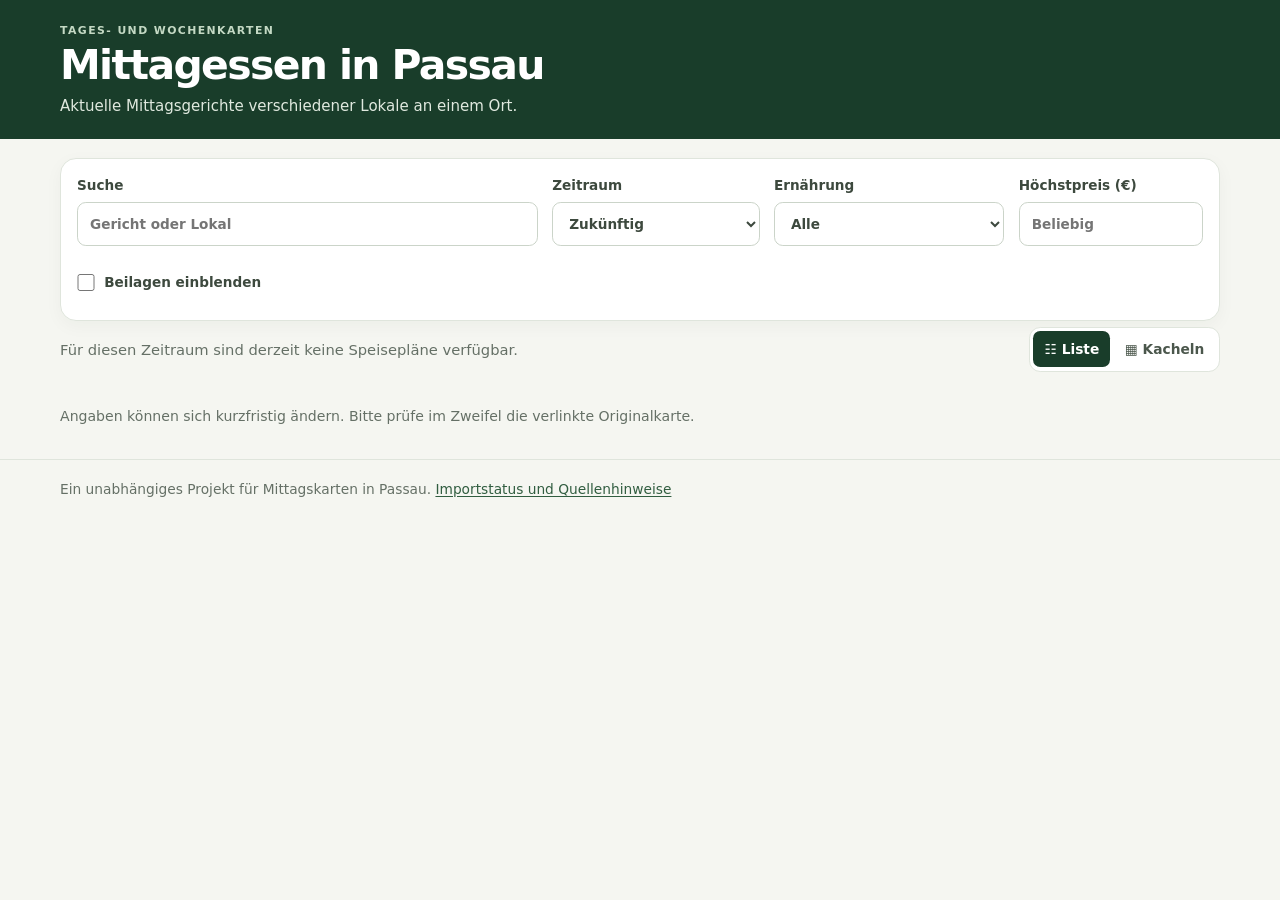
<file: frontend/index.html>
<!doctype html>
<html lang="de">
<head>
  <meta charset="utf-8">
  <meta name="viewport" content="width=device-width, initial-scale=1">
  <meta name="description" content="Tages- und Wochenkarten in Passau auf einen Blick.">
  <title>Mittagessen in Passau</title>
  <link rel="stylesheet" href="./styles.css">
  <script src="./app.js" defer></script>
</head>
<body>
  <header class="hero"><div class="container">
    <p class="eyebrow">Tages- und Wochenkarten</p>
    <h1>Mittagessen in Passau</h1>
    <p>Aktuelle Mittagsgerichte verschiedener Lokale an einem Ort.</p>
  </div></header>
  <main class="container">
    <section class="filters" aria-label="Gerichte filtern">
      <label>Suche<input id="search" type="search" placeholder="Gericht oder Lokal"></label>
      <label>Zeitraum<select id="day"><option value="today">Heute</option><option value="week">Diese Woche</option><option value="future" selected>Zukünftig</option><option value="all">Alle</option></select></label>
      <label>Ernährung<select id="diet"><option value="all">Alle</option><option value="vegetarian">Vegetarisch</option><option value="vegan">Vegan</option></select></label>
      <label>Höchstpreis (€)<input id="max-price" type="number" min="0" step="0.50" placeholder="Beliebig"></label>
      <label class="checkbox-label"><input id="show-sides" type="checkbox"> Beilagen einblenden</label>
    </section>
    <div class="results-toolbar">
      <p id="status" role="status">Speisepläne werden geladen …</p>
      <div class="view-toggle" role="group" aria-label="Ansicht">
        <button type="button" data-view="list" class="is-active" aria-pressed="true"><span aria-hidden="true">☷</span> Liste</button>
        <button type="button" data-view="cards" aria-pressed="false"><span aria-hidden="true">▦</span> Kacheln</button>
      </div>
    </div>
    <section id="menu-results" class="menu-grid" aria-live="polite"></section>
    <p class="note">Angaben können sich kurzfristig ändern. Bitte prüfe im Zweifel die verlinkte Originalkarte.</p>
  </main>
  <footer><div class="container">Ein unabhängiges Projekt für Mittagskarten in Passau. <a href="./status.html">Importstatus und Quellenhinweise</a></div></footer>
</body>
</html>
</file>
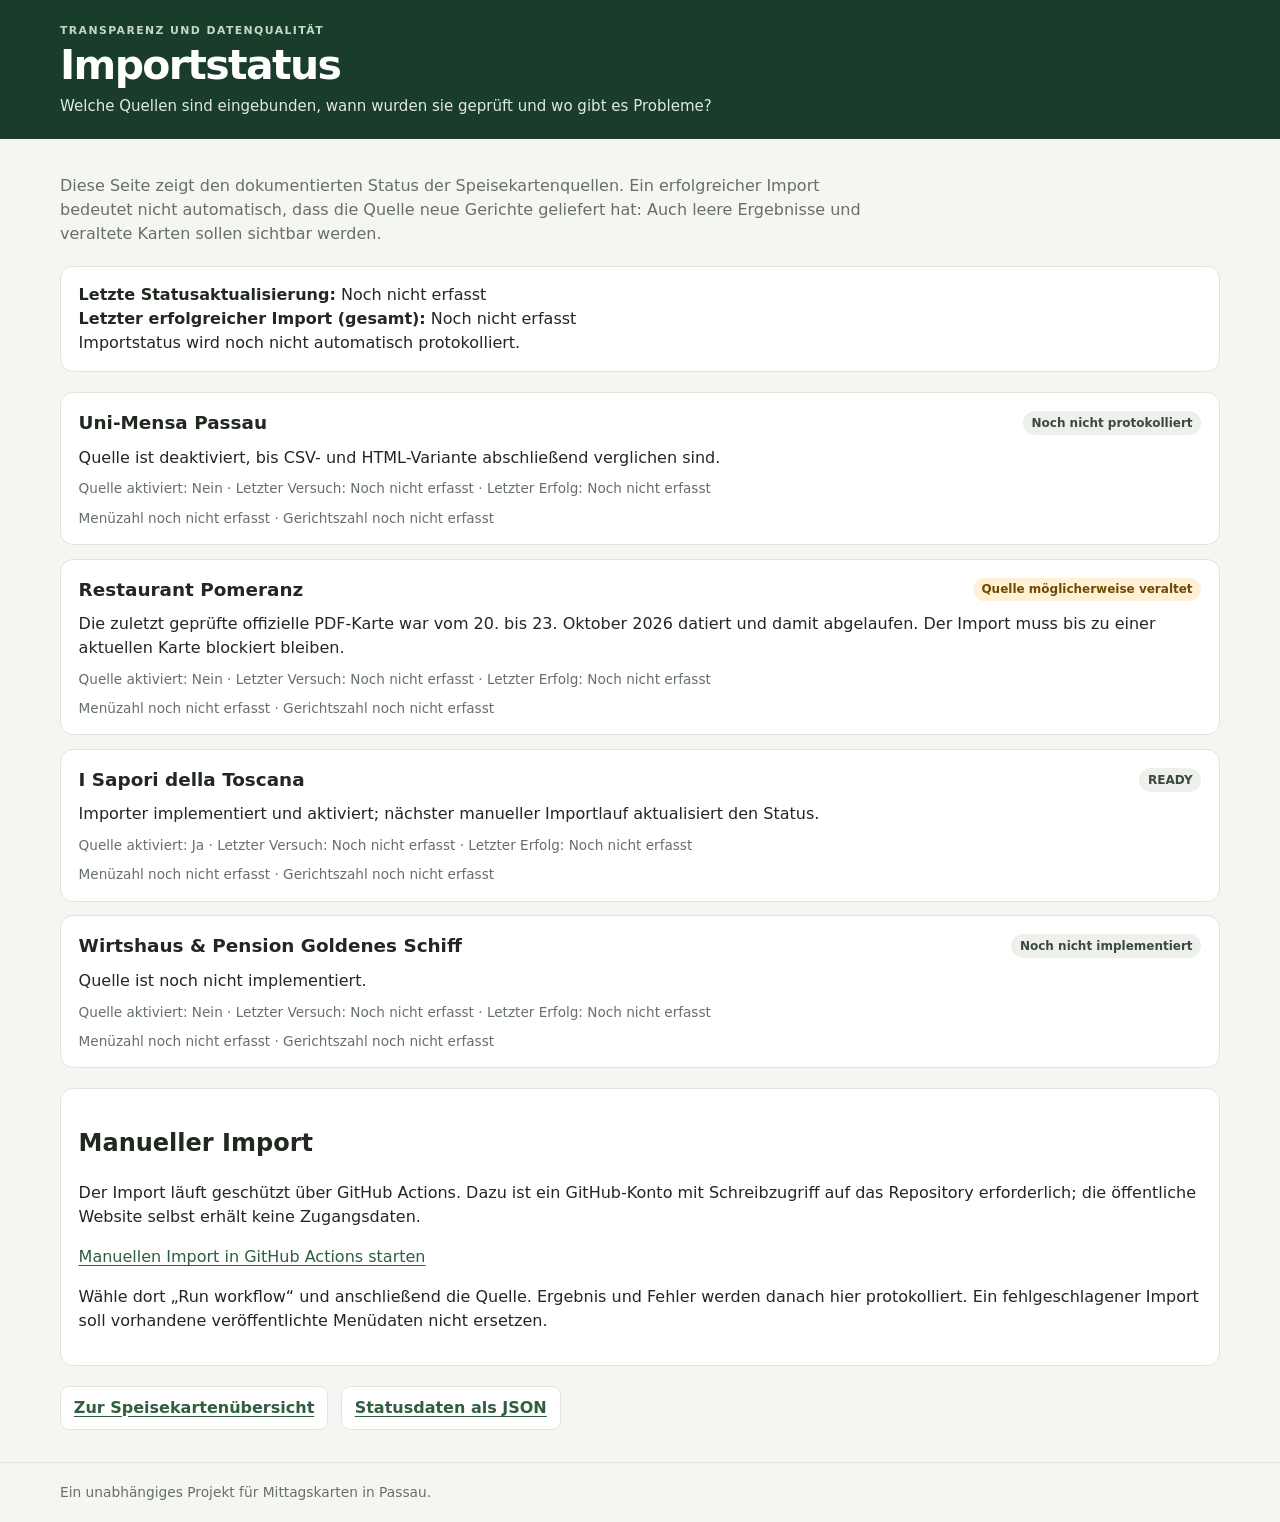
<file: frontend/status.html>
<!doctype html>
<html lang="de">
<head>
  <meta charset="utf-8">
  <meta name="viewport" content="width=device-width, initial-scale=1">
  <meta name="description" content="Status der Speisekarten-Importe und Hinweise zu den Quellen.">
  <title>Importstatus – Mittagessen in Passau</title>
  <link rel="stylesheet" href="./styles.css">
  <style>
    .status-intro { max-width: 52rem; color: var(--muted); }
    .status-summary { margin: 1.25rem 0; padding: 1rem 1.1rem; border: 1px solid var(--border); border-radius: .8rem; background: #fff; }
    .source-list { display: grid; gap: .85rem; }
    .source-status { padding: 1rem 1.1rem; border: 1px solid var(--border); border-radius: .8rem; background: #fff; }
    .source-status h2 { margin: 0; font-size: 1.15rem; }
    .source-topline { display: flex; justify-content: space-between; align-items: center; gap: .8rem; }
    .status-pill { display: inline-block; padding: .18rem .55rem; border-radius: 999px; background: #edf0eb; color: #3d493e; font-size: .75rem; font-weight: 750; }
    .status-pill.warning { background: #fff0d6; color: #704a00; }
    .status-pill.good { background: #e1f1e3; color: #20552d; }
    .source-status p { margin: .55rem 0 0; }
    .source-meta { color: var(--muted); font-size: .85rem; }
    .status-actions { display: flex; flex-wrap: wrap; gap: .8rem; margin-top: 1.2rem; }
    .status-actions a { display: inline-block; padding: .55rem .8rem; border: 1px solid var(--border); border-radius: .55rem; background: #fff; font-weight: 700; }
    @media (max-width: 600px) { .source-topline { align-items: flex-start; flex-direction: column; } }
  </style>
  <script src="./status.js" defer></script>
</head>
<body>
  <header class="hero"><div class="container">
    <p class="eyebrow">Transparenz und Datenqualität</p>
    <h1>Importstatus</h1>
    <p>Welche Quellen sind eingebunden, wann wurden sie geprüft und wo gibt es Probleme?</p>
  </div></header>
  <main class="container">
    <p class="status-intro">Diese Seite zeigt den dokumentierten Status der Speisekartenquellen. Ein erfolgreicher Import bedeutet nicht automatisch, dass die Quelle neue Gerichte geliefert hat: Auch leere Ergebnisse und veraltete Karten sollen sichtbar werden.</p>
    <section id="overall-status" class="status-summary" aria-live="polite">Statusinformationen werden geladen …</section>
    <section id="source-statuses" class="source-list" aria-live="polite"></section>
    <section class="status-summary">
      <h2>Manueller Import</h2>
      <p>Der Import läuft geschützt über GitHub Actions. Dazu ist ein GitHub-Konto mit Schreibzugriff auf das Repository erforderlich; die öffentliche Website selbst erhält keine Zugangsdaten.</p>
      <p><a href="https://github.com/Samiclaus/passau-speisekarten/actions/workflows/manual-menu-import.yml">Manuellen Import in GitHub Actions starten</a></p>
      <p>Wähle dort „Run workflow“ und anschließend die Quelle. Ergebnis und Fehler werden danach hier protokolliert. Ein fehlgeschlagener Import soll vorhandene veröffentlichte Menüdaten nicht ersetzen.</p>
    </section>
    <div class="status-actions"><a href="./index.html">Zur Speisekartenübersicht</a><a href="./import-status.json">Statusdaten als JSON</a></div>
  </main>
  <footer><div class="container">Ein unabhängiges Projekt für Mittagskarten in Passau.</div></footer>
</body>
</html>
</file>
<file: frontend/styles.css>
:root {
  color-scheme: light;
  font-family: Inter, ui-sans-serif, system-ui, -apple-system, BlinkMacSystemFont, "Segoe UI", sans-serif;
  color: #202820;
  background: #f5f6f1;
  font-synthesis: none;
  text-rendering: optimizeLegibility;
  --green-900: #193d2a;
  --green-700: #315d40;
  --green-100: #e5eee4;
  --border: #dfe5dc;
  --muted: #657066;
}
* { box-sizing: border-box; }
body { margin: 0; line-height: 1.5; }
a { color: var(--green-700); text-underline-offset: .18em; }
a:hover { color: var(--green-900); }
.container { width: min(1160px, calc(100% - 2.5rem)); margin-inline: auto; }
.hero { padding: 3.2rem 0 2.8rem; background: var(--green-900); color: #fff; }
.eyebrow { margin: 0 0 .65rem; color: #c4d9c4; font-size: .78rem; font-weight: 750; letter-spacing: .13em; text-transform: uppercase; }
h1 { margin: 0; font-size: clamp(2.25rem, 5vw, 3.8rem); line-height: 1.06; letter-spacing: -.04em; }
.hero p:last-child { max-width: 42rem; margin: 1rem 0 0; color: #e0e9df; font-size: 1.08rem; }
main.container { padding-top: 1.8rem; padding-bottom: 2rem; }
.filters { display: grid; grid-template-columns: minmax(220px, 2fr) minmax(150px, .9fr) minmax(160px, 1fr) minmax(140px, .8fr); gap: .9rem; padding: 1rem; border: 1px solid var(--border); border-radius: 1rem; background: #fff; box-shadow: 0 5px 18px rgb(24 45 27 / 4%); }
label { display: grid; align-content: start; gap: .4rem; color: #3d493e; font-size: .85rem; font-weight: 700; }
input, select { width: 100%; min-height: 2.75rem; padding: .6rem .75rem; border: 1px solid #cbd4c9; border-radius: .55rem; background: #fff; color: inherit; font: inherit; }
input:focus, select:focus, a:focus-visible { outline: 3px solid #8ebd91; outline-offset: 2px; }
#status { margin: 1.1rem 0 1.4rem; color: var(--muted); font-size: .92rem; }
.day-group { margin: 1.9rem 0 2.4rem; }
.day-heading { display: flex; justify-content: space-between; align-items: end; gap: 1rem; margin-bottom: .85rem; padding-bottom: .8rem; border-bottom: 1px solid #d5ddd2; }
.day-kicker { margin: 0 0 .2rem; color: var(--green-700); font-size: .76rem; font-weight: 800; letter-spacing: .08em; text-transform: uppercase; }
.day-heading h2 { margin: 0; font-size: clamp(1.35rem, 2.5vw, 1.8rem); line-height: 1.2; letter-spacing: -.025em; text-transform: capitalize; }
.dish-count { flex: 0 0 auto; padding: .3rem .65rem; border-radius: 999px; background: var(--green-100); color: var(--green-900); font-size: .78rem; font-weight: 750; }
.dish-grid { display: grid; grid-template-columns: repeat(2, minmax(0, 1fr)); gap: 1rem; }
.dish-card { display: flex; flex-direction: column; min-width: 0; padding: 1.1rem 1.15rem .9rem; border: 1px solid var(--border); border-radius: .85rem; background: #fff; box-shadow: 0 3px 12px rgb(30 40 20 / 3%); }
.dish-heading h3 { margin: .1rem 0 0; font-size: 1.08rem; line-height: 1.35; letter-spacing: -.01em; }
.category-label { margin: 0; color: var(--green-700); font-size: .74rem; font-weight: 800; letter-spacing: .07em; text-transform: uppercase; }
.dish-description { margin: .6rem 0 0; color: #485349; }
.prices { display: grid; grid-template-columns: repeat(3, minmax(0, 1fr)); gap: .5rem; margin: 1rem 0 .75rem; padding: .75rem 0; border-top: 1px solid #e7ebe5; border-bottom: 1px solid #e7ebe5; }
.prices-single { grid-template-columns: minmax(0, 1fr); }
.price-tier { min-width: 0; }
.price-tier dt { color: var(--muted); font-size: .76rem; }
.price-tier dd { margin: .15rem 0 0; font-size: 1.03rem; font-weight: 800; font-variant-numeric: tabular-nums; }
.price-tier dd.price-missing { color: #7a8178; font-weight: 500; }
.tags { display: flex; flex-wrap: wrap; gap: .35rem; margin: .1rem 0 .8rem; }
.tag { display: inline-flex; align-items: center; padding: .18rem .48rem; border-radius: .35rem; background: #f0f3ed; color: #4a584b; font-size: .73rem; font-weight: 650; }
.dish-footer { margin-top: auto; padding-top: .25rem; font-size: .82rem; }
.note { margin: 1.8rem 0 0; color: var(--muted); font-size: .88rem; }
footer { padding: 1.2rem 0; border-top: 1px solid var(--border); color: var(--muted); font-size: .86rem; }
@media (max-width: 850px) {
  .filters { grid-template-columns: repeat(2, minmax(0, 1fr)); }
  .dish-grid { grid-template-columns: 1fr; }
}
@media (max-width: 480px) {
  .container { width: min(100% - 1.25rem, 1160px); }
  .hero { padding: 2.5rem 0 2rem; }
  .filters { grid-template-columns: 1fr; padding: .8rem; }
  .day-heading { align-items: start; flex-direction: column; gap: .55rem; }
  .dish-card { padding: 1rem; }
  .price-tier dt { font-size: .7rem; }
  .price-tier dd { font-size: .95rem; }
}


/* Kompakte Listenansicht mit optionaler Kachelansicht */
.results-toolbar { display: flex; align-items: center; justify-content: space-between; gap: 1rem; }
.results-toolbar #status { margin: 1.1rem 0 1rem; }
.view-toggle { display: inline-flex; flex: 0 0 auto; gap: .2rem; padding: .22rem; border: 1px solid var(--border); border-radius: .7rem; background: #fff; }
.view-toggle button { min-height: 2.25rem; padding: .35rem .7rem; border: 0; border-radius: .45rem; background: transparent; color: #4b574c; font: inherit; font-size: .86rem; font-weight: 700; cursor: pointer; }
.view-toggle button:hover { background: #f0f3ed; }
.view-toggle button.is-active { background: var(--green-900); color: #fff; }
.view-toggle button:focus-visible { outline: 3px solid #8ebd91; outline-offset: 2px; }
.dish-grid { display: flex; flex-direction: column; gap: .55rem; }
.dish-card { flex-direction: row; align-items: center; gap: 1.1rem; padding: .75rem .9rem; border-radius: .65rem; box-shadow: none; }
.dish-heading h3 { margin: 0; font-size: 1rem; line-height: 1.35; }
.dish-card > div:first-child { flex: 1 1 auto; min-width: 0; }
.category-label { margin-bottom: .12rem; font-size: .68rem; }
.dish-description { margin: .25rem 0 0; font-size: .88rem; }
.dish-card .prices { flex: 0 0 min(43%, 370px); gap: .35rem; margin: 0; padding: 0; border: 0; }
.price-tier dt { font-size: .68rem; }
.price-tier dd { margin-top: .05rem; font-size: .9rem; }
.dish-footer { margin-top: .25rem; padding-top: 0; text-align: right; font-size: .75rem; }
.tags { gap: .25rem; margin: .45rem 0 0; }
.tag { padding: .12rem .38rem; font-size: .7rem; }
.card-view.dish-grid { display: grid; grid-template-columns: repeat(2, minmax(0, 1fr)); gap: .75rem; }
.card-view .dish-card { flex-direction: column; align-items: stretch; gap: .6rem; padding: .9rem 1rem; }
.card-view .dish-card .prices { flex-basis: auto; width: 100%; margin: .2rem 0 .15rem; padding: .6rem 0; border-top: 1px solid #e7ebe5; border-bottom: 1px solid #e7ebe5; }
.card-view .price-tier dt { font-size: .72rem; }
.card-view .price-tier dd { font-size: .98rem; }
.card-view .dish-footer { padding-top: .15rem; text-align: left; }
@media (max-width: 850px) {
  .card-view.dish-grid { grid-template-columns: 1fr; }
  .dish-card { gap: .75rem; }
  .dish-card .prices { flex-basis: 45%; }
}
@media (max-width: 600px) {
  .results-toolbar { align-items: flex-start; flex-direction: column; gap: .2rem; }
  .results-toolbar #status { margin-bottom: .6rem; }
  .dish-card { align-items: stretch; flex-direction: column; gap: .55rem; padding: .8rem; }
  .dish-card .prices { flex-basis: auto; }
  .dish-footer { text-align: left; }
}

/* Listenansicht: Gericht links, Preise rechts, Kennzeichnungen darunter */
.dish-card { display: grid; grid-template-columns: minmax(0, 1fr) minmax(290px, 43%); grid-template-areas: "heading prices" "description prices" "tags footer"; column-gap: 1.1rem; row-gap: .2rem; }
.dish-heading { grid-area: heading; min-width: 0; }
.dish-card > .dish-description { grid-area: description; }
.dish-card > .prices { grid-area: prices; align-self: center; min-width: 0; }
.dish-card > .tags { grid-area: tags; align-self: center; }
.dish-card > .dish-footer { grid-area: footer; align-self: center; }
.card-view .dish-card { display: flex; }
.card-view .dish-card > .dish-heading,
.card-view .dish-card > .dish-description,
.card-view .dish-card > .prices,
.card-view .dish-card > .tags,
.card-view .dish-card > .dish-footer { grid-area: auto; }
@media (max-width: 850px) {
  .dish-card { grid-template-columns: minmax(0, 1fr) minmax(240px, 45%); column-gap: .75rem; }
}
@media (max-width: 600px) {
  .dish-card { display: flex; }
}

/* Einheitliche Preis-Spalten in jeder Zeile */
.list-view .dish-card { grid-template-columns: minmax(0, 1fr) minmax(360px, 43%); }
.list-view .dish-card > .prices { width: 100%; grid-template-columns: repeat(3, minmax(0, 1fr)); gap: .65rem; }
.list-view .price-tier { min-width: 0; }
.list-view .price-tier dt { white-space: nowrap; }
.checkbox-label { display: flex; align-items: center; align-self: end; gap: .6rem; min-height: 2.75rem; font-size: .85rem; }
.checkbox-label input[type="checkbox"] { width: 1.1rem; min-height: 1.1rem; height: 1.1rem; margin: 0; padding: 0; accent-color: var(--green-700); }
@media (max-width: 850px) {
  .list-view .dish-card { grid-template-columns: minmax(0, 1fr) minmax(320px, 45%); }
  .filters { grid-template-columns: repeat(2, minmax(0, 1fr)); }
}
@media (max-width: 650px) {
  .list-view .dish-card { display: flex; }
  .list-view .dish-card > .prices { width: 100%; grid-template-columns: repeat(3, minmax(0, 1fr)); }
  .list-view .price-tier dt { white-space: normal; }
}

.menu-meta { margin: .3rem 0 0; color: var(--muted); font-size: .84rem; }


/* Tagesabschnitte enthalten nun die jeweiligen Restaurants. */
.hero { padding: 1.45rem 0 1.35rem; }
.eyebrow { margin-bottom: .3rem; font-size: .68rem; }
h1 { font-size: clamp(1.7rem, 3.2vw, 2.65rem); }
.hero p:last-child { margin-top: .45rem; font-size: .94rem; }
main.container { padding-top: 1.2rem; }
.day-group { margin: 1.4rem 0 2.1rem; }
.day-heading {
  position: sticky;
  top: 0;
  z-index: 20;
  align-items: center;
  margin: 0 0 .65rem;
  padding: .65rem .85rem;
  border: 1px solid #d5ddd2;
  border-radius: .65rem;
  background: #f5f6f1;
  box-shadow: 0 2px 6px rgb(24 45 27 / 6%);
}
.day-heading h2 { font-size: clamp(1.25rem, 2.2vw, 1.65rem); }
.restaurant-group { margin: 0 0 1.1rem; }
.restaurant-heading {
  position: sticky;
  top: 4.15rem;
  z-index: 10;
  display: flex;
  align-items: center;
  justify-content: space-between;
  gap: .75rem;
  margin: 0 0 .45rem;
  padding: .5rem .8rem;
  border: 1px solid #e0e6dc;
  border-radius: .55rem;
  background: #e8eee5;
  box-shadow: 0 2px 5px rgb(24 45 27 / 5%);
}
.restaurant-heading h3 { margin: 0; color: var(--green-900); font-size: 1.12rem; line-height: 1.3; }
.restaurant-dish-count { flex: 0 0 auto; color: var(--muted); font-size: .76rem; font-weight: 750; }
.restaurant-group > .menu-meta { margin: .25rem .2rem .55rem; }
@media (max-width: 600px) {
  .hero { padding: 1.15rem 0 1rem; }
  .hero p:last-child { font-size: .88rem; }
  .restaurant-heading { top: 3.7rem; }
  .restaurant-heading h3 { font-size: 1.02rem; }
  .day-heading { flex-direction: row; align-items: center; }
}
</file>
